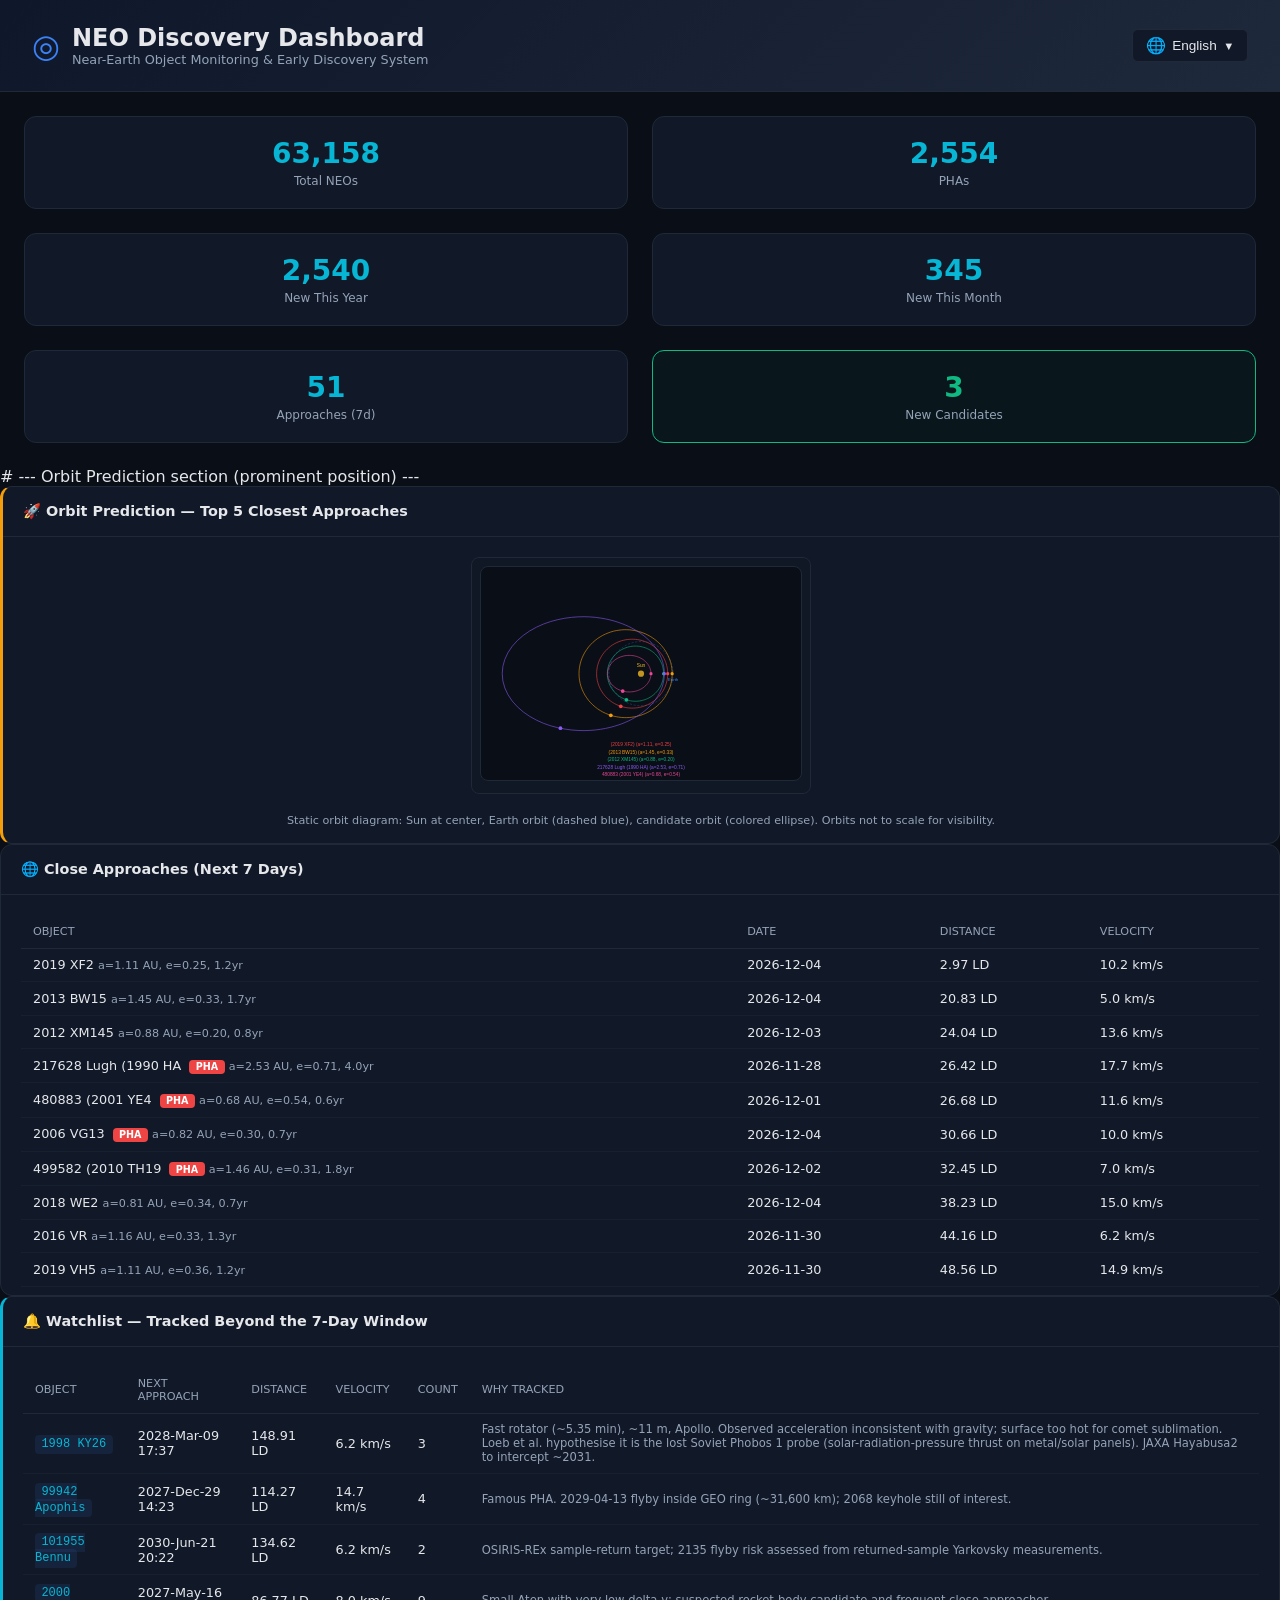
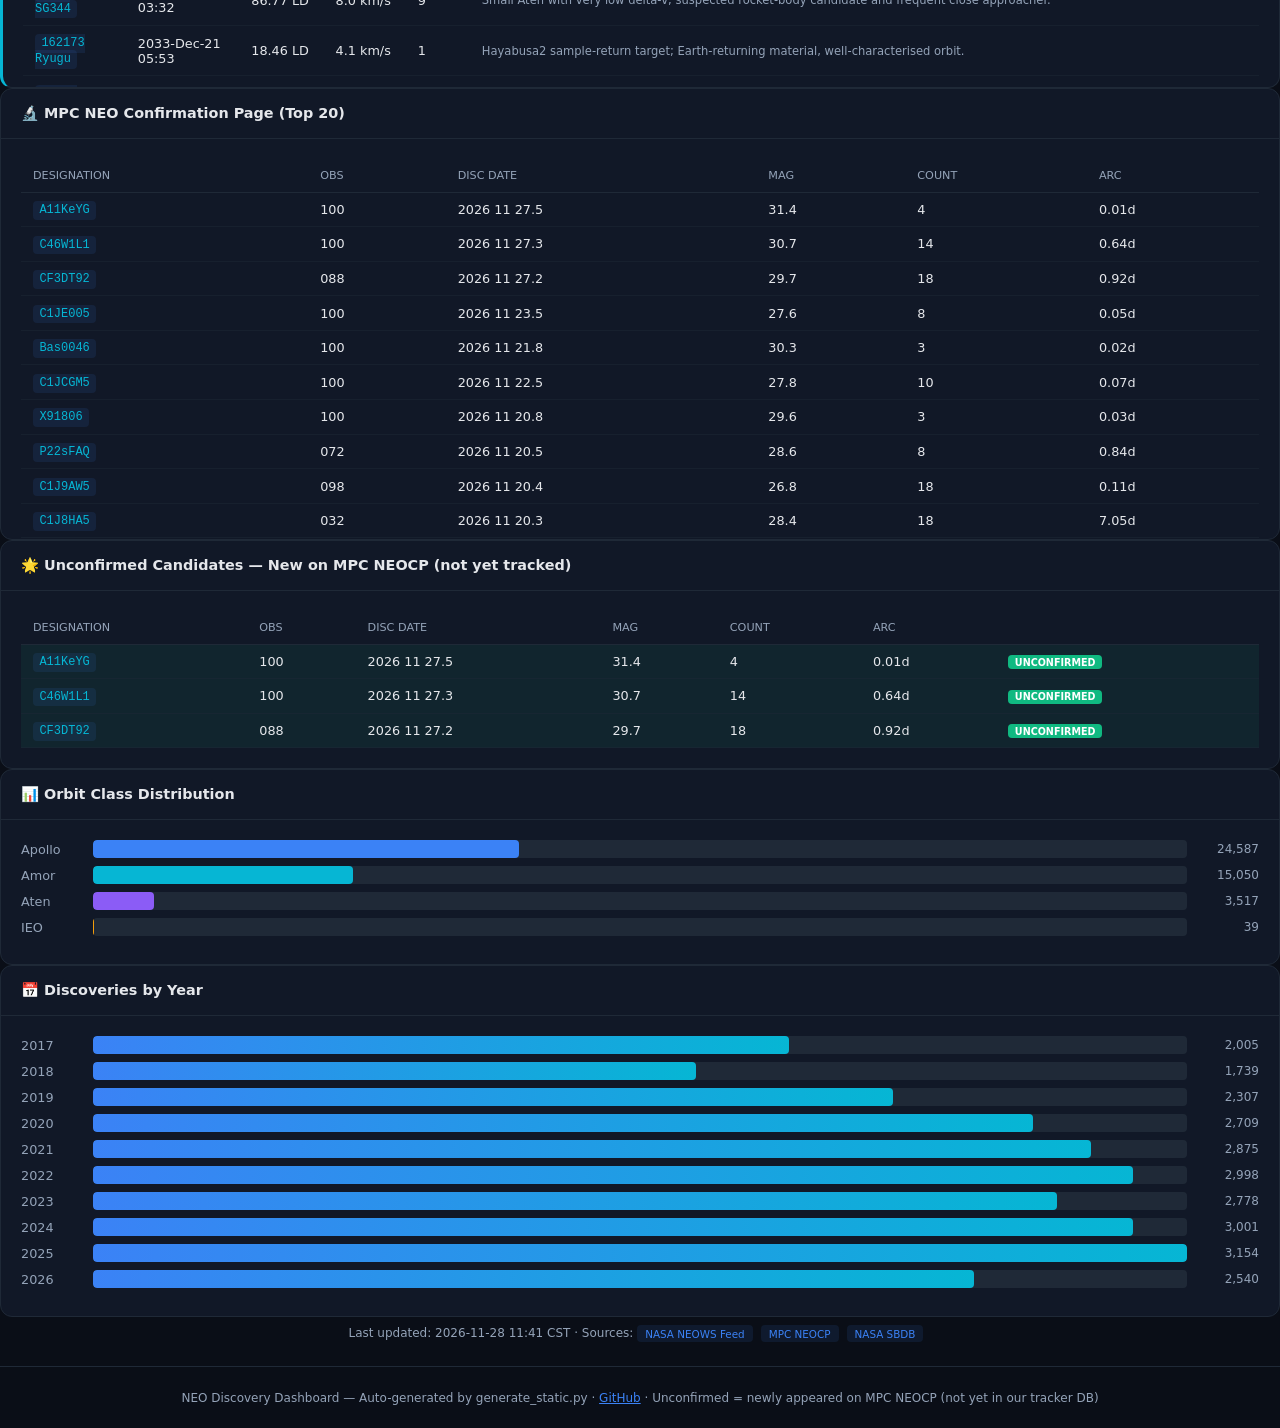
<file: index.html>
<!DOCTYPE html>
<html lang="en" id="html-root">
<head>
    <meta charset="UTF-8">
    <meta name="viewport" content="width=device-width, initial-scale=1.0">
    <title>NEO Discovery Dashboard — Live Near-Earth Object Monitoring</title>
    <style>
        * { margin: 0; padding: 0; box-sizing: border-box; }
        :root {
            --bg: #0a0e17;
            --card: #111827;
            --border: #1f2937;
            --text: #e5e7eb;
            --text-muted: #94a3b8;
            --accent: #3b82f6;
            --accent2: #06b6d4;
            --danger: #ef4444;
            --warning: #f59e0b;
            --success: #10b981;
        }
        body { font-family: -apple-system, BlinkMacSystemFont, 'Segoe UI', system-ui, sans-serif; background: var(--bg); color: var(--text); min-height: 100vh; }
        
        /* Language switcher */
        .lang-switch { position: relative; display: inline-block; }
        .lang-switch-btn { background: var(--card); border: 1px solid var(--border); color: var(--text); padding: 0.4rem 0.8rem; border-radius: 6px; cursor: pointer; font-size: 0.85rem; display: flex; align-items: center; gap: 0.4rem; }
        .lang-switch-btn:hover { border-color: var(--accent); }
        .lang-switch-menu { position: absolute; top: 100%; right: 0; background: var(--card); border: 1px solid var(--border); border-radius: 8px; margin-top: 4px; min-width: 140px; z-index: 1000; box-shadow: 0 4px 12px rgba(0,0,0,0.3); display: none; }
        .lang-switch-menu.show { display: block; }
        .lang-switch-menu-item { padding: 0.5rem 1rem; cursor: pointer; font-size: 0.85rem; display: flex; align-items: center; gap: 0.5rem; }
        .lang-switch-menu-item:hover { background: rgba(59,130,246,0.1); }
        .lang-switch-menu-item.active { color: var(--accent); font-weight: 600; }
        .lang-flag { font-size: 1rem; }
        
        /* Language visibility — default: show English, hide others */
        .lang { display: none; }
        .lang[data-lang="en"] { display: inline; }
        body.lang-zh .lang[data-lang="zh"] { display: inline; }
        body.lang-zh .lang[data-lang="en"] { display: none; }
        body.lang-ru .lang[data-lang="ru"] { display: inline; }
        body.lang-ru .lang[data-lang="en"] { display: none; }
        body.lang-fr .lang[data-lang="fr"] { display: inline; }
        body.lang-fr .lang[data-lang="en"] { display: none; }
        body.lang-ar .lang[data-lang="ar"] { display: inline; }
        body.lang-ar .lang[data-lang="en"] { display: none; }
        body.lang-hi .lang[data-lang="hi"] { display: inline; }
        body.lang-hi .lang[data-lang="en"] { display: none; }
        
        /* RTL support for Arabic */
        body.lang-ar { direction: rtl; text-align: right; }
        body.lang-ar .lang-switch-menu { right: auto; left: 0; }
        body.lang-ar .header-inner { flex-direction: row-reverse; }
        
        .header { background: linear-gradient(135deg, #0f172a 0%, #1e293b 100%); border-bottom: 1px solid var(--border); padding: 1.5rem 2rem; }
        .header-inner { max-width: 1400px; margin: 0 auto; display: flex; align-items: center; justify-content: space-between; flex-wrap: wrap; gap: 1rem; }
        .logo { display: flex; align-items: center; gap: 0.75rem; }
        .logo-icon { font-size: 2rem; color: var(--accent); }
        h1 { font-size: 1.5rem; font-weight: 700; }
        .subtitle { font-size: 0.8rem; color: var(--text-muted); }
        
        .dashboard { max-width: 1400px; margin: 0 auto; padding: 1.5rem; display: grid; grid-template-columns: 1fr 1fr; gap: 1.5rem; }
        .card { background: var(--card); border: 1px solid var(--border); border-radius: 12px; overflow: hidden; }
        .card-header { padding: 1rem 1.25rem; border-bottom: 1px solid var(--border); font-weight: 600; font-size: 0.9rem; }
        .card-body { padding: 1.25rem; }
        
        .stats-grid { display: grid; grid-template-columns: repeat(auto-fit, minmax(140px, 1fr)); gap: 1rem; grid-column: 1 / -1; }
        .stat-card { background: var(--card); border: 1px solid var(--border); border-radius: 12px; padding: 1.25rem; text-align: center; }
        .stat-value { font-size: 1.75rem; font-weight: 700; color: var(--accent2); }
        .stat-label { font-size: 0.75rem; color: var(--text-muted); margin-top: 0.25rem; }
        .stat-highlight { border-color: var(--success); background: rgba(16,185,129,0.05); }
        .stat-highlight .stat-value { color: var(--success); }
        
        table { width: 100%; border-collapse: collapse; font-size: 0.8rem; }
        th { text-align: left; padding: 0.6rem 0.75rem; color: var(--text-muted); font-weight: 500; font-size: 0.7rem; text-transform: uppercase; border-bottom: 1px solid var(--border); }
        td { padding: 0.55rem 0.75rem; border-bottom: 1px solid rgba(31,41,55,0.5); }
        tr:hover td { background: rgba(59,130,246,0.05); }
        
        .pha-badge { display: inline-block; background: var(--danger); color: white; font-size: 0.6rem; padding: 0.1rem 0.4rem; border-radius: 4px; font-weight: 700; margin-left: 0.25rem; vertical-align: middle; }
        .new-badge { display: inline-block; background: var(--success); color: white; font-size: 0.6rem; padding: 0.1rem 0.4rem; border-radius: 4px; font-weight: 700; }
        .new-discovery td { background: rgba(16,185,129,0.08); }
        .no-new td { text-align: center; color: var(--text-muted); padding: 1rem; }
        
        .orbit-row, .year-row { display: flex; align-items: center; gap: 0.75rem; margin-bottom: 0.5rem; }
        .orbit-label, .year-label { width: 60px; font-size: 0.8rem; color: var(--text-muted); flex-shrink: 0; }
        .orbit-bar-bg, .year-bar-bg { flex: 1; height: 18px; background: var(--border); border-radius: 4px; overflow: hidden; }
        .orbit-bar-fill { height: 100%; border-radius: 4px; }
        .year-bar-fill { height: 100%; background: linear-gradient(90deg, var(--accent), var(--accent2)); border-radius: 4px; }
        .orbit-count, .year-count { width: 60px; text-align: right; font-size: 0.75rem; color: var(--text-muted); flex-shrink: 0; }
        
        .orbit-card { flex: 1 1 280px; max-width: 340px; padding: 0.5rem; background: rgba(17,24,39,0.5); border: 1px solid var(--border); border-radius: 8px; min-width: 0; }
        
        .footer { text-align: center; padding: 1.5rem; color: var(--text-muted); font-size: 0.75rem; border-top: 1px solid var(--border); margin-top: 1rem; }
        .update-time { grid-column: 1 / -1; text-align: center; color: var(--text-muted); font-size: 0.75rem; padding: 0.5rem; }
        .stale-warning { background: #ff4444; color: #fff; text-align: center; padding: 0.75rem; font-weight: bold; font-size: 0.9rem; }
        
        code { background: rgba(59,130,246,0.1); padding: 0.15rem 0.4rem; border-radius: 4px; font-size: 0.75rem; color: var(--accent2); }
        
        .label { display: inline-block; background: var(--border); padding: 0.15rem 0.5rem; border-radius: 4px; font-size: 0.7rem; margin-bottom: 0.5rem; color: var(--text-muted); }
        
        .source-tag { display: inline-block; background: rgba(59,130,246,0.1); color: var(--accent); padding: 0.15rem 0.5rem; border-radius: 4px; font-size: 0.65rem; margin-right: 0.5rem; }
        
        @media (max-width: 768px) {
            .dashboard { grid-template-columns: 1fr; }
            .stats-grid { grid-template-columns: repeat(3, 1fr); }
            .header-inner { flex-direction: column; }
        }
    </style>
</head>
<body>
    <header class="header">
        <div class="header-inner">
            <div class="logo">
                <div class="logo-icon">&#9678;</div>
                <div>
                    <h1><span class="lang" data-lang="en">NEO Discovery Dashboard</span><span class="lang" data-lang="zh">小行星发现仪表盘</span><span class="lang" data-lang="ru">Панель NEO Открытий</span><span class="lang" data-lang="fr">Tableau de Bord NEO</span><span class="lang" data-lang="ar">لوحة اكتشاف NEO</span><span class="lang" data-lang="hi">नीओ डिस्कवरी डैशबोर्ड</span></h1>
                    <div class="subtitle"><span class="lang" data-lang="en">Near-Earth Object Monitoring & Early Discovery System</span><span class="lang" data-lang="zh">近地天体监测与早期发现系统</span><span class="lang" data-lang="ru">Мониторинг и Раннее Обнаружение Близких к Земле Объектов</span><span class="lang" data-lang="fr">Surveillance et Détection Précoce des Objets Géocroiseurs</span><span class="lang" data-lang="ar">مراقبة واكتشاف مبكر للأجسام القريبة من الأرض</span><span class="lang" data-lang="hi">निअर-अर्थ ऑब्जेक्ट मॉनिटरिंग और अर्ली डिटेक्शन सिस्टम</span></div>
                </div>
            </div>
            <div class="lang-switch">
                <button class="lang-switch-btn" onclick="toggleLangMenu()">
                    <span class="lang-flag">&#127760;</span>
                    <span id="current-lang">English</span>
                    <span style="font-size:0.7rem">&#9660;</span>
                </button>
                <div class="lang-switch-menu" id="lang-menu">
                    <div class="lang-switch-menu-item active" onclick="setLang('en')"><span class="lang-flag">&#127760;</span> English</div>
                    <div class="lang-switch-menu-item" onclick="setLang('zh')"><span class="lang-flag">&#128214;</span> 中文</div>
                    <div class="lang-switch-menu-item" onclick="setLang('ru')"><span class="lang-flag">&#127760;</span> Русский</div>
                    <div class="lang-switch-menu-item" onclick="setLang('fr')"><span class="lang-flag">&#127760;</span> Français</div>
                    <div class="lang-switch-menu-item" onclick="setLang('ar')"><span class="lang-flag">&#127760;</span> العربية</div>
                    <div class="lang-switch-menu-item" onclick="setLang('hi')"><span class="lang-flag">&#127760;</span> हिन्दी</div>
                </div>
            </div>
        </div>
    </header>
    
    
    
    <div class="dashboard">
            
        <div class="stat-card">
            <div class="stat-value">63,158</div>
            <div class="stat-label"><span class="lang" data-lang="en">Total NEOs</span><span class="lang" data-lang="zh">近地天体总数</span><span class="lang" data-lang="ru">Всего NEO</span><span class="lang" data-lang="fr">Total NEO</span><span class="lang" data-lang="ar">إجمالي NEO</span><span class="lang" data-lang="hi">कुल NEO</span></div>
        </div>
        <div class="stat-card">
            <div class="stat-value">2,554</div>
            <div class="stat-label"><span class="lang" data-lang="en">PHAs</span><span class="lang" data-lang="zh">潜在威胁天体</span><span class="lang" data-lang="ru">ПОТ</span><span class="lang" data-lang="fr">PHA</span><span class="lang" data-lang="ar">أجسام خطرة</span><span class="lang" data-lang="hi">PHA</span></div>
        </div>
        <div class="stat-card">
            <div class="stat-value">2,540</div>
            <div class="stat-label"><span class="lang" data-lang="en">New This Year</span><span class="lang" data-lang="zh">今年新增</span><span class="lang" data-lang="ru">Новых в этом году</span><span class="lang" data-lang="fr">Nouveaux cette année</span><span class="lang" data-lang="ar">جديد هذا العام</span><span class="lang" data-lang="hi">इस वर्ष नए</span></div>
        </div>
        <div class="stat-card">
            <div class="stat-value">345</div>
            <div class="stat-label"><span class="lang" data-lang="en">New This Month</span><span class="lang" data-lang="zh">本月新增</span><span class="lang" data-lang="ru">Новых в этом месяце</span><span class="lang" data-lang="fr">Nouveaux ce mois</span><span class="lang" data-lang="ar">جديد هذا الشهر</span><span class="lang" data-lang="hi">इस महीने नए</span></div>
        </div>
        <div class="stat-card">
            <div class="stat-value">51</div>
            <div class="stat-label"><span class="lang" data-lang="en">Approaches (7d)</span><span class="lang" data-lang="zh">接近事件 (7天)</span><span class="lang" data-lang="ru">Сближения (7 дней)</span><span class="lang" data-lang="fr">Approches (7 jours)</span><span class="lang" data-lang="ar">اقترابات (7 أيام)</span><span class="lang" data-lang="hi">अप्रोच (7 दिन)</span></div>
        </div>
        <div class="stat-card stat-highlight">
            <div class="stat-value">3</div>
            <div class="stat-label"><span class="lang" data-lang="en">New Candidates</span><span class="lang" data-lang="zh">新候选体</span><span class="lang" data-lang="ru">Новые кандидаты</span><span class="lang" data-lang="fr">Nouveaux candidats</span><span class="lang" data-lang="ar">مرشحون جدد</span><span class="lang" data-lang="hi">नए उम्मीदवार</span></div>
        </div>
        </div>
        
        # --- Orbit Prediction section (prominent position) ---
        
        <div class="card" style="grid-column: 1 / -1; border-left: 3px solid #f59e0b;">
            <div class="card-header">&#128640; <span class="lang" data-lang="en">Orbit Prediction — Top 5 Closest Approaches</span><span class="lang" data-lang="zh">轨道预测 — 最接近的 5 个事件</span><span class="lang" data-lang="ru">Прогноз орбит — 5 ближайших сближений</span><span class="lang" data-lang="fr">Prédiction orbitale — 5 approches les plus proches</span><span class="lang" data-lang="ar">التنبؤ المداري — أقرب 5 اقترابات</span><span class="lang" data-lang="hi">कक्षीय भविष्यवाणी — टॉप 5 निकटतम अप्रोच</span></div>
            <div class="card-body" style="display:flex;flex-wrap:wrap;gap:1rem;justify-content:center">
            <div class="orbit-card"><svg viewBox="0 0 600 400" xmlns="http://www.w3.org/2000/svg" style="background:#0a0e17;border-radius:8px;border:1px solid #1f2937;width:100%;height:auto;max-width:600px">
<circle cx="300" cy="200" r="5" fill="#fbbf24"><animate attributeName="r" values="5;6;5" dur="3s" repeatCount="indefinite"/><animate attributeName="opacity" values="1;0.7;1" dur="3s" repeatCount="indefinite"/></circle>
<circle cx="300" cy="200" r="8" fill="none" stroke="#fbbf24" stroke-width="0.5" opacity="0.3"><animate attributeName="r" values="8;10;8" dur="3s" repeatCount="indefinite"/><animate attributeName="opacity" values="0.3;0;0.3" dur="3s" repeatCount="indefinite"/></circle>
<text x="300" y="188" text-anchor="middle" fill="#fbbf24" font-size="9" font-family="sans-serif">Sun</text>
<circle cx="300" cy="200" r="60.2" fill="none" stroke="#3b82f6" stroke-width="0.8" stroke-dasharray="4,3" opacity="0.6"><animateTransform attributeName="transform" type="rotate" from="0 300 200" to="360 300 200" dur="20s" repeatCount="indefinite"/></circle>
<circle cx="360.2" cy="200" r="3" fill="#3b82f6"><animateMotion dur="20s" repeatCount="indefinite" rotate="0"><mpath href="#earth-orbit"/></animateMotion></circle>
<path id="earth-orbit" d="M 360.2 200 A 60.2 60.2 0 1 1 360.2 200 A 60.2 60.2 0 1 1 360.2 200" fill="none" stroke="none"/>
<text x="360.2" y="214" text-anchor="middle" fill="#3b82f6" font-size="8" font-family="sans-serif">Earth</text>
<polyline points="350.1,200.0 350.1,202.6 349.9,205.2 349.6,207.9 349.2,210.5 348.7,213.1 348.1,215.6 347.4,218.2 346.6,220.7 345.6,223.3 344.6,225.7 343.4,228.2 342.2,230.6 340.8,233.0 339.3,235.3 337.6,237.6 335.9,239.9 334.1,242.1 332.1,244.2 330.0,246.2 327.8,248.2 325.5,250.1 323.1,251.9 320.6,253.6 318.0,255.3 315.2,256.8 312.4,258.2 309.4,259.5 306.4,260.6 303.2,261.7 300.0,262.6 296.7,263.3 293.3,263.9 289.8,264.3 286.3,264.5 282.7,264.6 279.1,264.4 275.4,264.1 271.7,263.6 268.0,262.8 264.3,261.9 260.6,260.7 256.9,259.3 253.3,257.6 249.8,255.8 246.3,253.7 243.0,251.3 239.8,248.8 236.7,246.0 233.7,243.0 231.0,239.8 228.4,236.5 226.1,232.9 224.0,229.2 222.1,225.3 220.5,221.3 219.2,217.2 218.1,213.0 217.4,208.7 216.9,204.4 216.8,200.0 216.9,195.6 217.4,191.3 218.1,187.0 219.2,182.8 220.5,178.7 222.1,174.7 224.0,170.8 226.1,167.1 228.4,163.5 231.0,160.2 233.7,157.0 236.7,154.0 239.8,151.2 243.0,148.7 246.3,146.3 249.8,144.2 253.3,142.4 256.9,140.7 260.6,139.3 264.3,138.1 268.0,137.2 271.7,136.4 275.4,135.9 279.1,135.6 282.7,135.4 286.3,135.5 289.8,135.7 293.3,136.1 296.7,136.7 300.0,137.4 303.2,138.3 306.4,139.4 309.4,140.5 312.4,141.8 315.2,143.2 318.0,144.7 320.6,146.4 323.1,148.1 325.5,149.9 327.8,151.8 330.0,153.8 332.1,155.8 334.1,157.9 335.9,160.1 337.6,162.4 339.3,164.7 340.8,167.0 342.2,169.4 343.4,171.8 344.6,174.3 345.6,176.7 346.6,179.3 347.4,181.8 348.1,184.4 348.7,186.9 349.2,189.5 349.6,192.1 349.9,194.8 350.1,197.4 350.1,200.0" fill="none" stroke="#ef4444" stroke-width="1.2" opacity="0.9"/>
<circle cx="0" cy="0" r="3.5" fill="#ef4444"><animateMotion dur="6s" repeatCount="indefinite" rotate="0"><mpath href="#orbit-path-3906633"/></animateMotion></circle>
<path id="orbit-path-3906633" d="M 350.1,200.0 L 350.1,202.6 L 349.9,205.2 L 349.6,207.9 L 349.2,210.5 L 348.7,213.1 L 348.1,215.6 L 347.4,218.2 L 346.6,220.7 L 345.6,223.3 L 344.6,225.7 L 343.4,228.2 L 342.2,230.6 L 340.8,233.0 L 339.3,235.3 L 337.6,237.6 L 335.9,239.9 L 334.1,242.1 L 332.1,244.2 L 330.0,246.2 L 327.8,248.2 L 325.5,250.1 L 323.1,251.9 L 320.6,253.6 L 318.0,255.3 L 315.2,256.8 L 312.4,258.2 L 309.4,259.5 L 306.4,260.6 L 303.2,261.7 L 300.0,262.6 L 296.7,263.3 L 293.3,263.9 L 289.8,264.3 L 286.3,264.5 L 282.7,264.6 L 279.1,264.4 L 275.4,264.1 L 271.7,263.6 L 268.0,262.8 L 264.3,261.9 L 260.6,260.7 L 256.9,259.3 L 253.3,257.6 L 249.8,255.8 L 246.3,253.7 L 243.0,251.3 L 239.8,248.8 L 236.7,246.0 L 233.7,243.0 L 231.0,239.8 L 228.4,236.5 L 226.1,232.9 L 224.0,229.2 L 222.1,225.3 L 220.5,221.3 L 219.2,217.2 L 218.1,213.0 L 217.4,208.7 L 216.9,204.4 L 216.8,200.0 L 216.9,195.6 L 217.4,191.3 L 218.1,187.0 L 219.2,182.8 L 220.5,178.7 L 222.1,174.7 L 224.0,170.8 L 226.1,167.1 L 228.4,163.5 L 231.0,160.2 L 233.7,157.0 L 236.7,154.0 L 239.8,151.2 L 243.0,148.7 L 246.3,146.3 L 249.8,144.2 L 253.3,142.4 L 256.9,140.7 L 260.6,139.3 L 264.3,138.1 L 268.0,137.2 L 271.7,136.4 L 275.4,135.9 L 279.1,135.6 L 282.7,135.4 L 286.3,135.5 L 289.8,135.7 L 293.3,136.1 L 296.7,136.7 L 300.0,137.4 L 303.2,138.3 L 306.4,139.4 L 309.4,140.5 L 312.4,141.8 L 315.2,143.2 L 318.0,144.7 L 320.6,146.4 L 323.1,148.1 L 325.5,149.9 L 327.8,151.8 L 330.0,153.8 L 332.1,155.8 L 334.1,157.9 L 335.9,160.1 L 337.6,162.4 L 339.3,164.7 L 340.8,167.0 L 342.2,169.4 L 343.4,171.8 L 344.6,174.3 L 345.6,176.7 L 346.6,179.3 L 347.4,181.8 L 348.1,184.4 L 348.7,186.9 L 349.2,189.5 L 349.6,192.1 L 349.9,194.8 L 350.1,197.4 L 350.1,200.0" fill="none" stroke="none"/>
<circle cx="350.1" cy="200.0" r="3" fill="#ef4444"/>
<text x="300" y="336" text-anchor="middle" fill="#ef4444" font-size="9" font-family="sans-serif">(2019 XF2) (a=1.11, e=0.25)</text>
<polyline points="358.4,200.0 358.4,203.1 358.2,206.1 357.9,209.2 357.5,212.2 356.9,215.3 356.3,218.3 355.5,221.3 354.6,224.3 353.5,227.3 352.3,230.2 351.1,233.2 349.6,236.1 348.1,238.9 346.4,241.8 344.6,244.6 342.6,247.3 340.5,250.0 338.3,252.7 335.9,255.3 333.4,257.8 330.7,260.2 327.9,262.6 324.9,264.9 321.8,267.1 318.5,269.2 315.1,271.2 311.6,273.0 307.9,274.8 304.0,276.3 300.0,277.8 295.9,279.0 291.6,280.1 287.2,281.0 282.6,281.7 278.0,282.2 273.2,282.4 268.4,282.4 263.4,282.1 258.5,281.5 253.4,280.7 248.3,279.6 243.2,278.1 238.2,276.3 233.2,274.2 228.2,271.8 223.4,269.0 218.6,265.9 214.1,262.4 209.7,258.6 205.6,254.5 201.7,250.1 198.2,245.3 194.9,240.3 192.1,235.1 189.6,229.6 187.5,223.9 185.9,218.1 184.7,212.1 184.0,206.1 183.8,200.0 184.0,193.9 184.7,187.9 185.9,181.9 187.5,176.1 189.6,170.4 192.1,164.9 194.9,159.7 198.2,154.7 201.7,149.9 205.6,145.5 209.7,141.4 214.1,137.6 218.6,134.1 223.4,131.0 228.2,128.2 233.2,125.8 238.2,123.7 243.2,121.9 248.3,120.4 253.4,119.3 258.5,118.5 263.4,117.9 268.4,117.6 273.2,117.6 278.0,117.8 282.6,118.3 287.2,119.0 291.6,119.9 295.9,121.0 300.0,122.2 304.0,123.7 307.9,125.2 311.6,127.0 315.1,128.8 318.5,130.8 321.8,132.9 324.9,135.1 327.9,137.4 330.7,139.8 333.4,142.2 335.9,144.7 338.3,147.3 340.5,150.0 342.6,152.7 344.6,155.4 346.4,158.2 348.1,161.1 349.6,163.9 351.1,166.8 352.3,169.8 353.5,172.7 354.6,175.7 355.5,178.7 356.3,181.7 356.9,184.7 357.5,187.8 357.9,190.8 358.2,193.9 358.4,196.9 358.4,200.0" fill="none" stroke="#f59e0b" stroke-width="1.2" opacity="0.9"/>
<circle cx="0" cy="0" r="3.5" fill="#f59e0b"><animateMotion dur="6s" repeatCount="indefinite" rotate="0"><mpath href="#orbit-path-3624598"/></animateMotion></circle>
<path id="orbit-path-3624598" d="M 358.4,200.0 L 358.4,203.1 L 358.2,206.1 L 357.9,209.2 L 357.5,212.2 L 356.9,215.3 L 356.3,218.3 L 355.5,221.3 L 354.6,224.3 L 353.5,227.3 L 352.3,230.2 L 351.1,233.2 L 349.6,236.1 L 348.1,238.9 L 346.4,241.8 L 344.6,244.6 L 342.6,247.3 L 340.5,250.0 L 338.3,252.7 L 335.9,255.3 L 333.4,257.8 L 330.7,260.2 L 327.9,262.6 L 324.9,264.9 L 321.8,267.1 L 318.5,269.2 L 315.1,271.2 L 311.6,273.0 L 307.9,274.8 L 304.0,276.3 L 300.0,277.8 L 295.9,279.0 L 291.6,280.1 L 287.2,281.0 L 282.6,281.7 L 278.0,282.2 L 273.2,282.4 L 268.4,282.4 L 263.4,282.1 L 258.5,281.5 L 253.4,280.7 L 248.3,279.6 L 243.2,278.1 L 238.2,276.3 L 233.2,274.2 L 228.2,271.8 L 223.4,269.0 L 218.6,265.9 L 214.1,262.4 L 209.7,258.6 L 205.6,254.5 L 201.7,250.1 L 198.2,245.3 L 194.9,240.3 L 192.1,235.1 L 189.6,229.6 L 187.5,223.9 L 185.9,218.1 L 184.7,212.1 L 184.0,206.1 L 183.8,200.0 L 184.0,193.9 L 184.7,187.9 L 185.9,181.9 L 187.5,176.1 L 189.6,170.4 L 192.1,164.9 L 194.9,159.7 L 198.2,154.7 L 201.7,149.9 L 205.6,145.5 L 209.7,141.4 L 214.1,137.6 L 218.6,134.1 L 223.4,131.0 L 228.2,128.2 L 233.2,125.8 L 238.2,123.7 L 243.2,121.9 L 248.3,120.4 L 253.4,119.3 L 258.5,118.5 L 263.4,117.9 L 268.4,117.6 L 273.2,117.6 L 278.0,117.8 L 282.6,118.3 L 287.2,119.0 L 291.6,119.9 L 295.9,121.0 L 300.0,122.2 L 304.0,123.7 L 307.9,125.2 L 311.6,127.0 L 315.1,128.8 L 318.5,130.8 L 321.8,132.9 L 324.9,135.1 L 327.9,137.4 L 330.7,139.8 L 333.4,142.2 L 335.9,144.7 L 338.3,147.3 L 340.5,150.0 L 342.6,152.7 L 344.6,155.4 L 346.4,158.2 L 348.1,161.1 L 349.6,163.9 L 351.1,166.8 L 352.3,169.8 L 353.5,172.7 L 354.6,175.7 L 355.5,178.7 L 356.3,181.7 L 356.9,184.7 L 357.5,187.8 L 357.9,190.8 L 358.2,193.9 L 358.4,196.9 L 358.4,200.0" fill="none" stroke="none"/>
<circle cx="358.4" cy="200.0" r="3" fill="#f59e0b"/>
<text x="300" y="350" text-anchor="middle" fill="#f59e0b" font-size="9" font-family="sans-serif">(2013 BW15) (a=1.45, e=0.33)</text>
<polyline points="342.4,200.0 342.3,202.2 342.2,204.4 342.0,206.6 341.6,208.8 341.2,211.0 340.6,213.2 340.0,215.4 339.3,217.5 338.5,219.6 337.5,221.7 336.5,223.7 335.4,225.7 334.2,227.7 332.9,229.6 331.5,231.5 330.0,233.3 328.4,235.1 326.7,236.8 325.0,238.4 323.1,240.0 321.1,241.5 319.1,242.9 317.0,244.2 314.8,245.5 312.5,246.6 310.1,247.7 307.7,248.6 305.2,249.4 302.6,250.1 300.0,250.7 297.3,251.2 294.6,251.5 291.8,251.7 289.0,251.7 286.2,251.6 283.3,251.4 280.4,250.9 277.6,250.4 274.7,249.6 271.9,248.7 269.1,247.6 266.3,246.4 263.6,245.0 260.9,243.4 258.3,241.7 255.9,239.7 253.5,237.7 251.2,235.4 249.1,233.1 247.1,230.6 245.2,227.9 243.5,225.1 242.0,222.3 240.7,219.3 239.5,216.2 238.6,213.1 237.8,209.8 237.3,206.6 237.0,203.3 236.9,200.0 237.0,196.7 237.3,193.4 237.8,190.2 238.6,186.9 239.5,183.8 240.7,180.7 242.0,177.7 243.5,174.9 245.2,172.1 247.1,169.4 249.1,166.9 251.2,164.6 253.5,162.3 255.9,160.3 258.3,158.3 260.9,156.6 263.6,155.0 266.3,153.6 269.1,152.4 271.9,151.3 274.7,150.4 277.6,149.6 280.4,149.1 283.3,148.6 286.2,148.4 289.0,148.3 291.8,148.3 294.6,148.5 297.3,148.8 300.0,149.3 302.6,149.9 305.2,150.6 307.7,151.4 310.1,152.3 312.5,153.4 314.8,154.5 317.0,155.8 319.1,157.1 321.1,158.5 323.1,160.0 325.0,161.6 326.7,163.2 328.4,164.9 330.0,166.7 331.5,168.5 332.9,170.4 334.2,172.3 335.4,174.3 336.5,176.3 337.5,178.3 338.5,180.4 339.3,182.5 340.0,184.6 340.6,186.8 341.2,189.0 341.6,191.2 342.0,193.4 342.2,195.6 342.3,197.8 342.4,200.0" fill="none" stroke="#10b981" stroke-width="1.2" opacity="0.9"/>
<circle cx="0" cy="0" r="3.5" fill="#10b981"><animateMotion dur="6s" repeatCount="indefinite" rotate="0"><mpath href="#orbit-path-3621568"/></animateMotion></circle>
<path id="orbit-path-3621568" d="M 342.4,200.0 L 342.3,202.2 L 342.2,204.4 L 342.0,206.6 L 341.6,208.8 L 341.2,211.0 L 340.6,213.2 L 340.0,215.4 L 339.3,217.5 L 338.5,219.6 L 337.5,221.7 L 336.5,223.7 L 335.4,225.7 L 334.2,227.7 L 332.9,229.6 L 331.5,231.5 L 330.0,233.3 L 328.4,235.1 L 326.7,236.8 L 325.0,238.4 L 323.1,240.0 L 321.1,241.5 L 319.1,242.9 L 317.0,244.2 L 314.8,245.5 L 312.5,246.6 L 310.1,247.7 L 307.7,248.6 L 305.2,249.4 L 302.6,250.1 L 300.0,250.7 L 297.3,251.2 L 294.6,251.5 L 291.8,251.7 L 289.0,251.7 L 286.2,251.6 L 283.3,251.4 L 280.4,250.9 L 277.6,250.4 L 274.7,249.6 L 271.9,248.7 L 269.1,247.6 L 266.3,246.4 L 263.6,245.0 L 260.9,243.4 L 258.3,241.7 L 255.9,239.7 L 253.5,237.7 L 251.2,235.4 L 249.1,233.1 L 247.1,230.6 L 245.2,227.9 L 243.5,225.1 L 242.0,222.3 L 240.7,219.3 L 239.5,216.2 L 238.6,213.1 L 237.8,209.8 L 237.3,206.6 L 237.0,203.3 L 236.9,200.0 L 237.0,196.7 L 237.3,193.4 L 237.8,190.2 L 238.6,186.9 L 239.5,183.8 L 240.7,180.7 L 242.0,177.7 L 243.5,174.9 L 245.2,172.1 L 247.1,169.4 L 249.1,166.9 L 251.2,164.6 L 253.5,162.3 L 255.9,160.3 L 258.3,158.3 L 260.9,156.6 L 263.6,155.0 L 266.3,153.6 L 269.1,152.4 L 271.9,151.3 L 274.7,150.4 L 277.6,149.6 L 280.4,149.1 L 283.3,148.6 L 286.2,148.4 L 289.0,148.3 L 291.8,148.3 L 294.6,148.5 L 297.3,148.8 L 300.0,149.3 L 302.6,149.9 L 305.2,150.6 L 307.7,151.4 L 310.1,152.3 L 312.5,153.4 L 314.8,154.5 L 317.0,155.8 L 319.1,157.1 L 321.1,158.5 L 323.1,160.0 L 325.0,161.6 L 326.7,163.2 L 328.4,164.9 L 330.0,166.7 L 331.5,168.5 L 332.9,170.4 L 334.2,172.3 L 335.4,174.3 L 336.5,176.3 L 337.5,178.3 L 338.5,180.4 L 339.3,182.5 L 340.0,184.6 L 340.6,186.8 L 341.2,189.0 L 341.6,191.2 L 342.0,193.4 L 342.2,195.6 L 342.3,197.8 L 342.4,200.0" fill="none" stroke="none"/>
<circle cx="342.4" cy="200.0" r="3" fill="#10b981"/>
<text x="300" y="364" text-anchor="middle" fill="#10b981" font-size="9" font-family="sans-serif">(2012 XM145) (a=0.88, e=0.20)</text>
<polyline points="343.8,200.0 343.8,202.3 343.7,204.6 343.5,206.9 343.2,209.2 342.9,211.5 342.5,213.8 342.1,216.1 341.5,218.5 340.9,220.8 340.2,223.2 339.4,225.6 338.5,228.0 337.5,230.4 336.4,232.8 335.3,235.3 334.0,237.7 332.6,240.2 331.1,242.8 329.4,245.3 327.7,247.9 325.7,250.5 323.7,253.1 321.4,255.8 319.0,258.5 316.4,261.2 313.6,263.9 310.6,266.6 307.3,269.4 303.8,272.2 300.0,275.0 295.9,277.8 291.5,280.6 286.8,283.3 281.7,286.1 276.2,288.8 270.3,291.4 263.9,294.0 257.1,296.4 249.7,298.7 241.8,300.8 233.3,302.7 224.2,304.3 214.5,305.6 204.2,306.4 193.2,306.8 181.7,306.5 169.6,305.6 157.0,303.9 144.0,301.3 130.7,297.8 117.3,293.1 104.1,287.2 91.3,280.1 79.2,271.7 68.2,262.1 58.5,251.3 50.6,239.5 44.7,226.8 41.0,213.6 39.8,200.0 41.0,186.4 44.7,173.2 50.6,160.5 58.5,148.7 68.2,137.9 79.2,128.3 91.3,119.9 104.1,112.8 117.3,106.9 130.7,102.2 144.0,98.7 157.0,96.1 169.6,94.4 181.7,93.5 193.2,93.2 204.2,93.6 214.5,94.4 224.2,95.7 233.3,97.3 241.8,99.2 249.7,101.3 257.1,103.6 263.9,106.0 270.3,108.6 276.2,111.2 281.7,113.9 286.8,116.7 291.5,119.4 295.9,122.2 300.0,125.0 303.8,127.8 307.3,130.6 310.6,133.4 313.6,136.1 316.4,138.8 319.0,141.5 321.4,144.2 323.7,146.9 325.7,149.5 327.7,152.1 329.4,154.7 331.1,157.2 332.6,159.8 334.0,162.3 335.3,164.7 336.4,167.2 337.5,169.6 338.5,172.0 339.4,174.4 340.2,176.8 340.9,179.2 341.5,181.5 342.1,183.9 342.5,186.2 342.9,188.5 343.2,190.8 343.5,193.1 343.7,195.4 343.8,197.7 343.8,200.0" fill="none" stroke="#8b5cf6" stroke-width="1.2" opacity="0.9"/>
<circle cx="0" cy="0" r="3.5" fill="#8b5cf6"><animateMotion dur="6s" repeatCount="indefinite" rotate="0"><mpath href="#orbit-path-2217628"/></animateMotion></circle>
<path id="orbit-path-2217628" d="M 343.8,200.0 L 343.8,202.3 L 343.7,204.6 L 343.5,206.9 L 343.2,209.2 L 342.9,211.5 L 342.5,213.8 L 342.1,216.1 L 341.5,218.5 L 340.9,220.8 L 340.2,223.2 L 339.4,225.6 L 338.5,228.0 L 337.5,230.4 L 336.4,232.8 L 335.3,235.3 L 334.0,237.7 L 332.6,240.2 L 331.1,242.8 L 329.4,245.3 L 327.7,247.9 L 325.7,250.5 L 323.7,253.1 L 321.4,255.8 L 319.0,258.5 L 316.4,261.2 L 313.6,263.9 L 310.6,266.6 L 307.3,269.4 L 303.8,272.2 L 300.0,275.0 L 295.9,277.8 L 291.5,280.6 L 286.8,283.3 L 281.7,286.1 L 276.2,288.8 L 270.3,291.4 L 263.9,294.0 L 257.1,296.4 L 249.7,298.7 L 241.8,300.8 L 233.3,302.7 L 224.2,304.3 L 214.5,305.6 L 204.2,306.4 L 193.2,306.8 L 181.7,306.5 L 169.6,305.6 L 157.0,303.9 L 144.0,301.3 L 130.7,297.8 L 117.3,293.1 L 104.1,287.2 L 91.3,280.1 L 79.2,271.7 L 68.2,262.1 L 58.5,251.3 L 50.6,239.5 L 44.7,226.8 L 41.0,213.6 L 39.8,200.0 L 41.0,186.4 L 44.7,173.2 L 50.6,160.5 L 58.5,148.7 L 68.2,137.9 L 79.2,128.3 L 91.3,119.9 L 104.1,112.8 L 117.3,106.9 L 130.7,102.2 L 144.0,98.7 L 157.0,96.1 L 169.6,94.4 L 181.7,93.5 L 193.2,93.2 L 204.2,93.6 L 214.5,94.4 L 224.2,95.7 L 233.3,97.3 L 241.8,99.2 L 249.7,101.3 L 257.1,103.6 L 263.9,106.0 L 270.3,108.6 L 276.2,111.2 L 281.7,113.9 L 286.8,116.7 L 291.5,119.4 L 295.9,122.2 L 300.0,125.0 L 303.8,127.8 L 307.3,130.6 L 310.6,133.4 L 313.6,136.1 L 316.4,138.8 L 319.0,141.5 L 321.4,144.2 L 323.7,146.9 L 325.7,149.5 L 327.7,152.1 L 329.4,154.7 L 331.1,157.2 L 332.6,159.8 L 334.0,162.3 L 335.3,164.7 L 336.4,167.2 L 337.5,169.6 L 338.5,172.0 L 339.4,174.4 L 340.2,176.8 L 340.9,179.2 L 341.5,181.5 L 342.1,183.9 L 342.5,186.2 L 342.9,188.5 L 343.2,190.8 L 343.5,193.1 L 343.7,195.4 L 343.8,197.7 L 343.8,200.0" fill="none" stroke="none"/>
<circle cx="343.8" cy="200.0" r="3" fill="#8b5cf6"/>
<text x="300" y="378" text-anchor="middle" fill="#8b5cf6" font-size="9" font-family="sans-serif">217628 Lugh (1990 HA) (a=2.53, e=0.71)</text>
<polyline points="318.7,200.0 318.7,201.0 318.6,202.0 318.6,202.9 318.4,203.9 318.3,204.9 318.1,205.9 317.9,206.9 317.6,207.9 317.3,208.8 317.0,209.8 316.6,210.8 316.2,211.8 315.8,212.8 315.3,213.8 314.7,214.7 314.2,215.7 313.5,216.7 312.9,217.7 312.1,218.7 311.3,219.7 310.5,220.6 309.6,221.6 308.7,222.5 307.6,223.5 306.5,224.4 305.4,225.4 304.2,226.3 302.9,227.1 301.5,228.0 300.0,228.8 298.4,229.6 296.8,230.4 295.1,231.1 293.2,231.8 291.3,232.4 289.3,232.9 287.2,233.4 285.0,233.8 282.7,234.0 280.2,234.2 277.7,234.3 275.2,234.2 272.5,234.0 269.8,233.6 267.0,233.0 264.2,232.2 261.4,231.3 258.6,230.1 255.8,228.7 253.1,227.1 250.5,225.2 248.0,223.2 245.7,220.9 243.6,218.3 241.7,215.6 240.2,212.7 238.9,209.7 238.0,206.5 237.5,203.3 237.3,200.0 237.5,196.7 238.0,193.5 238.9,190.3 240.2,187.3 241.7,184.4 243.6,181.7 245.7,179.1 248.0,176.8 250.5,174.8 253.1,172.9 255.8,171.3 258.6,169.9 261.4,168.7 264.2,167.8 267.0,167.0 269.8,166.4 272.5,166.0 275.2,165.8 277.7,165.7 280.2,165.8 282.7,166.0 285.0,166.2 287.2,166.6 289.3,167.1 291.3,167.6 293.2,168.2 295.1,168.9 296.8,169.6 298.4,170.4 300.0,171.2 301.5,172.0 302.9,172.9 304.2,173.7 305.4,174.6 306.5,175.6 307.6,176.5 308.7,177.5 309.6,178.4 310.5,179.4 311.3,180.3 312.1,181.3 312.9,182.3 313.5,183.3 314.2,184.3 314.7,185.3 315.3,186.2 315.8,187.2 316.2,188.2 316.6,189.2 317.0,190.2 317.3,191.2 317.6,192.1 317.9,193.1 318.1,194.1 318.3,195.1 318.4,196.1 318.6,197.1 318.6,198.0 318.7,199.0 318.7,200.0" fill="none" stroke="#ec4899" stroke-width="1.2" opacity="0.9"/>
<circle cx="0" cy="0" r="3.5" fill="#ec4899"><animateMotion dur="6s" repeatCount="indefinite" rotate="0"><mpath href="#orbit-path-2480883"/></animateMotion></circle>
<path id="orbit-path-2480883" d="M 318.7,200.0 L 318.7,201.0 L 318.6,202.0 L 318.6,202.9 L 318.4,203.9 L 318.3,204.9 L 318.1,205.9 L 317.9,206.9 L 317.6,207.9 L 317.3,208.8 L 317.0,209.8 L 316.6,210.8 L 316.2,211.8 L 315.8,212.8 L 315.3,213.8 L 314.7,214.7 L 314.2,215.7 L 313.5,216.7 L 312.9,217.7 L 312.1,218.7 L 311.3,219.7 L 310.5,220.6 L 309.6,221.6 L 308.7,222.5 L 307.6,223.5 L 306.5,224.4 L 305.4,225.4 L 304.2,226.3 L 302.9,227.1 L 301.5,228.0 L 300.0,228.8 L 298.4,229.6 L 296.8,230.4 L 295.1,231.1 L 293.2,231.8 L 291.3,232.4 L 289.3,232.9 L 287.2,233.4 L 285.0,233.8 L 282.7,234.0 L 280.2,234.2 L 277.7,234.3 L 275.2,234.2 L 272.5,234.0 L 269.8,233.6 L 267.0,233.0 L 264.2,232.2 L 261.4,231.3 L 258.6,230.1 L 255.8,228.7 L 253.1,227.1 L 250.5,225.2 L 248.0,223.2 L 245.7,220.9 L 243.6,218.3 L 241.7,215.6 L 240.2,212.7 L 238.9,209.7 L 238.0,206.5 L 237.5,203.3 L 237.3,200.0 L 237.5,196.7 L 238.0,193.5 L 238.9,190.3 L 240.2,187.3 L 241.7,184.4 L 243.6,181.7 L 245.7,179.1 L 248.0,176.8 L 250.5,174.8 L 253.1,172.9 L 255.8,171.3 L 258.6,169.9 L 261.4,168.7 L 264.2,167.8 L 267.0,167.0 L 269.8,166.4 L 272.5,166.0 L 275.2,165.8 L 277.7,165.7 L 280.2,165.8 L 282.7,166.0 L 285.0,166.2 L 287.2,166.6 L 289.3,167.1 L 291.3,167.6 L 293.2,168.2 L 295.1,168.9 L 296.8,169.6 L 298.4,170.4 L 300.0,171.2 L 301.5,172.0 L 302.9,172.9 L 304.2,173.7 L 305.4,174.6 L 306.5,175.6 L 307.6,176.5 L 308.7,177.5 L 309.6,178.4 L 310.5,179.4 L 311.3,180.3 L 312.1,181.3 L 312.9,182.3 L 313.5,183.3 L 314.2,184.3 L 314.7,185.3 L 315.3,186.2 L 315.8,187.2 L 316.2,188.2 L 316.6,189.2 L 317.0,190.2 L 317.3,191.2 L 317.6,192.1 L 317.9,193.1 L 318.1,194.1 L 318.3,195.1 L 318.4,196.1 L 318.6,197.1 L 318.6,198.0 L 318.7,199.0 L 318.7,200.0" fill="none" stroke="none"/>
<circle cx="318.7" cy="200.0" r="3" fill="#ec4899"/>
<text x="300" y="392" text-anchor="middle" fill="#ec4899" font-size="9" font-family="sans-serif">480883 (2001 YE4) (a=0.68, e=0.54)</text>
</svg></div>
            </div>
            <div style="padding:0 1.25rem 1rem;font-size:0.7rem;color:var(--text-muted);text-align:center">
                <span class="lang" data-lang="en">Static orbit diagram: Sun at center, Earth orbit (dashed blue), candidate orbit (colored ellipse). Orbits not to scale for visibility.</span><span class="lang" data-lang="zh">静态轨道图：太阳为中心，地球轨道（蓝色虚线），候选体轨道（彩色椭圆）。轨道未按比例显示。</span><span class="lang" data-lang="ru">Статическая орбита: Солнце в центре, орбита Земли (пунктирная синяя), орбита кандидата (цветный эллипс). Орбиты не в масштабе.</span><span class="lang" data-lang="fr">Diagramme statique: Soleil au centre, orbite terrestre (bleu pointillé), orbite candidate (ellipse colorée). Orbites non à l'échelle.</span><span class="lang" data-lang="ar">رسم مداري ثابت: الشمس في المركز، مدار الأرض (أزرق متقطع)، مدار المرشح (ملون). المدارات ليست بمقياس حقيقي.</span><span class="lang" data-lang="hi">स्थिर कक्षा चित्र: सूर्य केंद्र में, पृथ्वी कक्षा (ब्लू डैश्ड), उम्मीदवार कक्षा (रंगीन दीर्घवृत्त). कक्षाएँ पैमाने पर नहीं हैं।</span>
            </div>
        </div>

        
        <div class="card">
            <div class="card-header">&#127760; <span class="lang" data-lang="en">Close Approaches (Next 7 Days)</span><span class="lang" data-lang="zh">接近事件 (未来7天)</span><span class="lang" data-lang="ru">Сближения (следующие 7 дней)</span><span class="lang" data-lang="fr">Approches (7 prochains jours)</span><span class="lang" data-lang="ar">اقترابات (الأيام السبعة القادمة)</span><span class="lang" data-lang="hi">अप्रोच (अगले 7 दिन)</span></div>
            <div class="card-body" style="max-height:400px;overflow-y:auto">
                <table>
                    <thead><tr><th><span class="lang" data-lang="en">Object</span><span class="lang" data-lang="zh">天体</span><span class="lang" data-lang="ru">Объект</span><span class="lang" data-lang="fr">Objet</span><span class="lang" data-lang="ar">جسم</span><span class="lang" data-lang="hi">वस्तु</span></th><th><span class="lang" data-lang="en">Date</span><span class="lang" data-lang="zh">日期</span><span class="lang" data-lang="ru">Дата</span><span class="lang" data-lang="fr">Date</span><span class="lang" data-lang="ar">تاريخ</span><span class="lang" data-lang="hi">तारीख</span></th><th><span class="lang" data-lang="en">Distance</span><span class="lang" data-lang="zh">距离</span><span class="lang" data-lang="ru">Расстояние</span><span class="lang" data-lang="fr">Distance</span><span class="lang" data-lang="ar">مسافة</span><span class="lang" data-lang="hi">दूरी</span></th><th><span class="lang" data-lang="en">Velocity</span><span class="lang" data-lang="zh">速度</span><span class="lang" data-lang="ru">Скорость</span><span class="lang" data-lang="fr">Vitesse</span><span class="lang" data-lang="ar">سرعة</span><span class="lang" data-lang="hi">वेग</span></th></tr></thead>
                    <tbody>
        <tr>
            <td>2019 XF2 <span style="color:var(--text-muted);font-size:0.7rem">a=1.11 AU, e=0.25, 1.2yr</span></td>
            <td>2026-12-04</td>
            <td>2.97 LD</td>
            <td>10.2 km/s</td>
        </tr>
        <tr>
            <td>2013 BW15 <span style="color:var(--text-muted);font-size:0.7rem">a=1.45 AU, e=0.33, 1.7yr</span></td>
            <td>2026-12-04</td>
            <td>20.83 LD</td>
            <td>5.0 km/s</td>
        </tr>
        <tr>
            <td>2012 XM145 <span style="color:var(--text-muted);font-size:0.7rem">a=0.88 AU, e=0.20, 0.8yr</span></td>
            <td>2026-12-03</td>
            <td>24.04 LD</td>
            <td>13.6 km/s</td>
        </tr>
        <tr>
            <td>217628 Lugh (1990 HA <span class="pha-badge">PHA</span> <span style="color:var(--text-muted);font-size:0.7rem">a=2.53 AU, e=0.71, 4.0yr</span></td>
            <td>2026-11-28</td>
            <td>26.42 LD</td>
            <td>17.7 km/s</td>
        </tr>
        <tr>
            <td>480883 (2001 YE4 <span class="pha-badge">PHA</span> <span style="color:var(--text-muted);font-size:0.7rem">a=0.68 AU, e=0.54, 0.6yr</span></td>
            <td>2026-12-01</td>
            <td>26.68 LD</td>
            <td>11.6 km/s</td>
        </tr>
        <tr>
            <td>2006 VG13 <span class="pha-badge">PHA</span> <span style="color:var(--text-muted);font-size:0.7rem">a=0.82 AU, e=0.30, 0.7yr</span></td>
            <td>2026-12-04</td>
            <td>30.66 LD</td>
            <td>10.0 km/s</td>
        </tr>
        <tr>
            <td>499582 (2010 TH19 <span class="pha-badge">PHA</span> <span style="color:var(--text-muted);font-size:0.7rem">a=1.46 AU, e=0.31, 1.8yr</span></td>
            <td>2026-12-02</td>
            <td>32.45 LD</td>
            <td>7.0 km/s</td>
        </tr>
        <tr>
            <td>2018 WE2 <span style="color:var(--text-muted);font-size:0.7rem">a=0.81 AU, e=0.34, 0.7yr</span></td>
            <td>2026-12-04</td>
            <td>38.23 LD</td>
            <td>15.0 km/s</td>
        </tr>
        <tr>
            <td>2016 VR <span style="color:var(--text-muted);font-size:0.7rem">a=1.16 AU, e=0.33, 1.3yr</span></td>
            <td>2026-11-30</td>
            <td>44.16 LD</td>
            <td>6.2 km/s</td>
        </tr>
        <tr>
            <td>2019 VH5 <span style="color:var(--text-muted);font-size:0.7rem">a=1.11 AU, e=0.36, 1.2yr</span></td>
            <td>2026-11-30</td>
            <td>48.56 LD</td>
            <td>14.9 km/s</td>
        </tr>
        <tr>
            <td>504680 (2009 EO2 <span class="pha-badge">PHA</span></td>
            <td>2026-11-30</td>
            <td>55.01 LD</td>
            <td>15.5 km/s</td>
        </tr>
        <tr>
            <td>2013 XB10</td>
            <td>2026-12-03</td>
            <td>55.69 LD</td>
            <td>11.4 km/s</td>
        </tr>
        <tr>
            <td>2010 WU8</td>
            <td>2026-12-02</td>
            <td>56.72 LD</td>
            <td>5.2 km/s</td>
        </tr>
        <tr>
            <td>2011 UE305 <span class="pha-badge">PHA</span></td>
            <td>2026-11-28</td>
            <td>57.33 LD</td>
            <td>19.9 km/s</td>
        </tr>
        <tr>
            <td>2019 WU1</td>
            <td>2026-11-29</td>
            <td>59.38 LD</td>
            <td>9.7 km/s</td>
        </tr>
        <tr>
            <td>2010 LU108</td>
            <td>2026-12-05</td>
            <td>67.28 LD</td>
            <td>25.1 km/s</td>
        </tr>
        <tr>
            <td>2016 WU7</td>
            <td>2026-11-30</td>
            <td>69.08 LD</td>
            <td>12.6 km/s</td>
        </tr>
        <tr>
            <td>2008 WL</td>
            <td>2026-12-05</td>
            <td>71.06 LD</td>
            <td>15.8 km/s</td>
        </tr>
        <tr>
            <td>2018 JO1</td>
            <td>2026-12-03</td>
            <td>77.23 LD</td>
            <td>6.2 km/s</td>
        </tr>
        <tr>
            <td>2018 WE1</td>
            <td>2026-12-04</td>
            <td>78.52 LD</td>
            <td>17.9 km/s</td>
        </tr>
                    </tbody>
                </table>
            </div>
        </div>
        
        <div class="card" style="grid-column: 1 / -1; border-left: 3px solid #06b6d4;">
            <div class="card-header">&#128276; <span class="lang" data-lang="en">Watchlist — Tracked Beyond the 7-Day Window</span><span class="lang" data-lang="zh">重点关注 — 超出7天窗口仍追踪</span><span class="lang" data-lang="ru">Список наблюдения — отслеживаются вне 7-дневного окна</span><span class="lang" data-lang="fr">Liste de suivi — suivie au-delà de la fenêtre de 7 jours</span><span class="lang" data-lang="ar">قائمة المتابعة — متابعة خارج نافذة 7 أيام</span><span class="lang" data-lang="hi">नजर सूची — 7-दिन विंडो से परे भी ट्रैक</span></div>
            <div class="card-body" style="max-height:340px;overflow-y:auto">
                <table>
                    <thead><tr><th><span class="lang" data-lang="en">Object</span><span class="lang" data-lang="zh">天体</span><span class="lang" data-lang="ru">Объект</span><span class="lang" data-lang="fr">Objet</span><span class="lang" data-lang="ar">جسم</span><span class="lang" data-lang="hi">वस्तु</span></th><th><span class="lang" data-lang="en">Next Approach</span><span class="lang" data-lang="zh">下次接近</span><span class="lang" data-lang="ru">Следующее сближение</span><span class="lang" data-lang="fr">Prochaine approche</span><span class="lang" data-lang="ar">الاقتراب التالي</span><span class="lang" data-lang="hi">अगला अप्रोच</span></th><th><span class="lang" data-lang="en">Distance</span><span class="lang" data-lang="zh">距离</span><span class="lang" data-lang="ru">Расстояние</span><span class="lang" data-lang="fr">Distance</span><span class="lang" data-lang="ar">مسافة</span><span class="lang" data-lang="hi">दूरी</span></th><th><span class="lang" data-lang="en">Velocity</span><span class="lang" data-lang="zh">速度</span><span class="lang" data-lang="ru">Скорость</span><span class="lang" data-lang="fr">Vitesse</span><span class="lang" data-lang="ar">سرعة</span><span class="lang" data-lang="hi">वेग</span></th><th><span class="lang" data-lang="en">Count</span><span class="lang" data-lang="zh">计数</span><span class="lang" data-lang="ru">Кол-во</span><span class="lang" data-lang="fr">Compte</span><span class="lang" data-lang="ar">عدد</span><span class="lang" data-lang="hi">गिनती</span></th><th><span class="lang" data-lang="en">Why tracked</span><span class="lang" data-lang="zh">关注原因</span><span class="lang" data-lang="ru">Причина наблюдения</span><span class="lang" data-lang="fr">Raison du suivi</span><span class="lang" data-lang="ar">سبب المتابعة</span><span class="lang" data-lang="hi">क्यों ट्रैक</span></th></tr></thead>
                    <tbody>
        <tr>
            <td><code>1998 KY26</code></td>
            <td>2028-Mar-09 17:37</td>
            <td>148.91 LD</td>
            <td>6.2 km/s</td>
            <td>3</td>
            <td style="font-size:0.72rem;color:var(--text-muted)">Fast rotator (~5.35 min), ~11 m, Apollo. Observed acceleration inconsistent with gravity; surface too hot for comet sublimation. Loeb et al. hypothesise it is the lost Soviet Phobos 1 probe (solar-radiation-pressure thrust on metal/solar panels). JAXA Hayabusa2 to intercept ~2031.</td>
        </tr>
        <tr>
            <td><code>99942 Apophis</code></td>
            <td>2027-Dec-29 14:23</td>
            <td>114.27 LD</td>
            <td>14.7 km/s</td>
            <td>4</td>
            <td style="font-size:0.72rem;color:var(--text-muted)">Famous PHA. 2029-04-13 flyby inside GEO ring (~31,600 km); 2068 keyhole still of interest.</td>
        </tr>
        <tr>
            <td><code>101955 Bennu</code></td>
            <td>2030-Jun-21 20:22</td>
            <td>134.62 LD</td>
            <td>6.2 km/s</td>
            <td>2</td>
            <td style="font-size:0.72rem;color:var(--text-muted)">OSIRIS-REx sample-return target; 2135 flyby risk assessed from returned-sample Yarkovsky measurements.</td>
        </tr>
        <tr>
            <td><code>2000 SG344</code></td>
            <td>2027-May-16 03:32</td>
            <td>86.77 LD</td>
            <td>8.0 km/s</td>
            <td>9</td>
            <td style="font-size:0.72rem;color:var(--text-muted)">Small Aten with very low delta-v; suspected rocket-body candidate and frequent close approacher.</td>
        </tr>
        <tr>
            <td><code>162173 Ryugu</code></td>
            <td>2033-Dec-21 05:53</td>
            <td>18.46 LD</td>
            <td>4.1 km/s</td>
            <td>1</td>
            <td style="font-size:0.72rem;color:var(--text-muted)">Hayabusa2 sample-return target; Earth-returning material, well-characterised orbit.</td>
        </tr>
        <tr>
            <td><code>65803 Didymos</code></td>
            <td>—</td>
            <td>—</td>
            <td>—</td>
            <td>0</td>
            <td style="font-size:0.72rem;color:var(--text-muted)">DART kinetic-impact target (moonlet Dimorphos); orbit-change measurement is ongoing.</td>
        </tr>
                    </tbody>
                </table>
            </div>
        </div>
        
        <div class="card">
            <div class="card-header">&#128300; <span class="lang" data-lang="en">MPC NEO Confirmation Page (Top 20)</span><span class="lang" data-lang="zh">MPC 小行星确认页面 (前20)</span><span class="lang" data-lang="ru">MPC Страница Подтверждения NEO (Топ 20)</span><span class="lang" data-lang="fr">MPC Page de Confirmation NEO (Top 20)</span><span class="lang" data-lang="ar">صفحة تأكيد MPC NEO (أعلى 20)</span><span class="lang" data-lang="hi">MPC NEO पुष्टि पेज (टॉप 20)</span></div>
            <div class="card-body" style="max-height:400px;overflow-y:auto">
                <table>
                    <thead><tr><th><span class="lang" data-lang="en">Designation</span><span class="lang" data-lang="zh">编号</span><span class="lang" data-lang="ru">Обозначение</span><span class="lang" data-lang="fr">Désignation</span><span class="lang" data-lang="ar">تسمية</span><span class="lang" data-lang="hi">पदनाम</span></th><th><span class="lang" data-lang="en">Obs</span><span class="lang" data-lang="zh">观测</span><span class="lang" data-lang="ru">Набл.</span><span class="lang" data-lang="fr">Obs</span><span class="lang" data-lang="ar">رصد</span><span class="lang" data-lang="hi">अवलोकन</span></th><th><span class="lang" data-lang="en">Disc Date</span><span class="lang" data-lang="zh">发现日期</span><span class="lang" data-lang="ru">Дата открытия</span><span class="lang" data-lang="fr">Date découverte</span><span class="lang" data-lang="ar">تاريخ الاكتشاف</span><span class="lang" data-lang="hi">खोज तिथि</span></th><th><span class="lang" data-lang="en">Mag</span><span class="lang" data-lang="zh">星等</span><span class="lang" data-lang="ru">Зв.</span><span class="lang" data-lang="fr">Mag</span><span class="lang" data-lang="ar">مقدار</span><span class="lang" data-lang="hi">मैग</span></th><th><span class="lang" data-lang="en">Count</span><span class="lang" data-lang="zh">计数</span><span class="lang" data-lang="ru">Кол-во</span><span class="lang" data-lang="fr">Compte</span><span class="lang" data-lang="ar">عدد</span><span class="lang" data-lang="hi">गिनती</span></th><th><span class="lang" data-lang="en">Arc</span><span class="lang" data-lang="zh">弧长</span><span class="lang" data-lang="ru">Дуга</span><span class="lang" data-lang="fr">Arc</span><span class="lang" data-lang="ar">قوس</span><span class="lang" data-lang="hi">चाप</span></th></tr></thead>
                    <tbody>
        <tr>
            <td><code>A11KeYG</code></td>
            <td>100</td>
            <td>2026 11 27.5</td>
            <td>31.4</td>
            <td>4</td>
            <td>0.01d</td>
        </tr>
        <tr>
            <td><code>C46W1L1</code></td>
            <td>100</td>
            <td>2026 11 27.3</td>
            <td>30.7</td>
            <td>14</td>
            <td>0.64d</td>
        </tr>
        <tr>
            <td><code>CF3DT92</code></td>
            <td>088</td>
            <td>2026 11 27.2</td>
            <td>29.7</td>
            <td>18</td>
            <td>0.92d</td>
        </tr>
        <tr>
            <td><code>C1JE005</code></td>
            <td>100</td>
            <td>2026 11 23.5</td>
            <td>27.6</td>
            <td>8</td>
            <td>0.05d</td>
        </tr>
        <tr>
            <td><code>Bas0046</code></td>
            <td>100</td>
            <td>2026 11 21.8</td>
            <td>30.3</td>
            <td>3</td>
            <td>0.02d</td>
        </tr>
        <tr>
            <td><code>C1JCGM5</code></td>
            <td>100</td>
            <td>2026 11 22.5</td>
            <td>27.8</td>
            <td>10</td>
            <td>0.07d</td>
        </tr>
        <tr>
            <td><code>X91806</code></td>
            <td>100</td>
            <td>2026 11 20.8</td>
            <td>29.6</td>
            <td>3</td>
            <td>0.03d</td>
        </tr>
        <tr>
            <td><code>P22sFAQ</code></td>
            <td>072</td>
            <td>2026 11 20.5</td>
            <td>28.6</td>
            <td>8</td>
            <td>0.84d</td>
        </tr>
        <tr>
            <td><code>C1J9AW5</code></td>
            <td>098</td>
            <td>2026 11 20.4</td>
            <td>26.8</td>
            <td>18</td>
            <td>0.11d</td>
        </tr>
        <tr>
            <td><code>C1J8HA5</code></td>
            <td>032</td>
            <td>2026 11 20.3</td>
            <td>28.4</td>
            <td>18</td>
            <td>7.05d</td>
        </tr>
        <tr>
            <td><code>CF306G2</code></td>
            <td>069</td>
            <td>2026 11 20.2</td>
            <td>28.4</td>
            <td>7</td>
            <td>0.16d</td>
        </tr>
        <tr>
            <td><code>LWn0058</code></td>
            <td>100</td>
            <td>2026 11 19.6</td>
            <td>26.4</td>
            <td>3</td>
            <td>0.04d</td>
        </tr>
        <tr>
            <td><code>P12sFfY</code></td>
            <td>040</td>
            <td>2026 11 19.6</td>
            <td>27.7</td>
            <td>8</td>
            <td>7.59d</td>
        </tr>
        <tr>
            <td><code>P12sBLf</code></td>
            <td>034</td>
            <td>2026 11 19.4</td>
            <td>28.3</td>
            <td>15</td>
            <td>1.05d</td>
        </tr>
        <tr>
            <td><code>P12sBJY</code></td>
            <td>100</td>
            <td>2026 11 19.3</td>
            <td>28.3</td>
            <td>4</td>
            <td>0.03d</td>
        </tr>
        <tr>
            <td><code>C1N8ALP</code></td>
            <td>089</td>
            <td>2026 11 19.2</td>
            <td>25.1</td>
            <td>4</td>
            <td>0.02d</td>
        </tr>
        <tr>
            <td><code>CF2RR72</code></td>
            <td>087</td>
            <td>2026 11 19.4</td>
            <td>28.6</td>
            <td>8</td>
            <td>0.87d</td>
        </tr>
        <tr>
            <td><code>C1HXRG5</code></td>
            <td>100</td>
            <td>2026 11 19.1</td>
            <td>25.8</td>
            <td>8</td>
            <td>0.13d</td>
        </tr>
        <tr>
            <td><code>P12sy8D</code></td>
            <td>089</td>
            <td>2026 11 18.6</td>
            <td>29.2</td>
            <td>4</td>
            <td>0.04d</td>
        </tr>
        <tr>
            <td><code>P22swuC</code></td>
            <td>088</td>
            <td>2026 11 18.5</td>
            <td>27.7</td>
            <td>8</td>
            <td>2.80d</td>
        </tr>
                    </tbody>
                </table>
            </div>
        </div>
        
        <div class="card" style="grid-column: 1 / -1;">
            <div class="card-header">&#127775; <span class="lang" data-lang="en">Unconfirmed Candidates — New on MPC NEOCP (not yet tracked)</span><span class="lang" data-lang="zh">未确认候选体 — 新出现在MPC待确认页面（尚未追踪）</span><span class="lang" data-lang="ru">Неподтверждённые кандидаты — новые на MPC NEOCP (ещё не отслеживаются)</span><span class="lang" data-lang="fr">Candidats non confirmés — nouveaux sur MPC NEOCP (pas encore suivis)</span><span class="lang" data-lang="ar">مرشحون غير مؤكدون — جدد على MPC NEOCP (لم يتم تتبعهم بعد)</span><span class="lang" data-lang="hi">अपुष्ट उम्मीदवार — MPC NEOCP पर नए (अभी ट्रैक नहीं किए गए)</span></div>
            <div class="card-body" style="max-height:300px;overflow-y:auto">
                <table>
                    <thead><tr><th><span class="lang" data-lang="en">Designation</span><span class="lang" data-lang="zh">编号</span><span class="lang" data-lang="ru">Обозначение</span><span class="lang" data-lang="fr">Désignation</span><span class="lang" data-lang="ar">تسمية</span><span class="lang" data-lang="hi">पदनाम</span></th><th><span class="lang" data-lang="en">Obs</span><span class="lang" data-lang="zh">观测</span><span class="lang" data-lang="ru">Набл.</span><span class="lang" data-lang="fr">Obs</span><span class="lang" data-lang="ar">رصد</span><span class="lang" data-lang="hi">अवलोकन</span></th><th><span class="lang" data-lang="en">Disc Date</span><span class="lang" data-lang="zh">发现日期</span><span class="lang" data-lang="ru">Дата открытия</span><span class="lang" data-lang="fr">Date découverte</span><span class="lang" data-lang="ar">تاريخ الاكتشاف</span><span class="lang" data-lang="hi">खोज तिथि</span></th><th><span class="lang" data-lang="en">Mag</span><span class="lang" data-lang="zh">星等</span><span class="lang" data-lang="ru">Зв.</span><span class="lang" data-lang="fr">Mag</span><span class="lang" data-lang="ar">مقدار</span><span class="lang" data-lang="hi">मैग</span></th><th><span class="lang" data-lang="en">Count</span><span class="lang" data-lang="zh">计数</span><span class="lang" data-lang="ru">Кол-во</span><span class="lang" data-lang="fr">Compte</span><span class="lang" data-lang="ar">عدد</span><span class="lang" data-lang="hi">गिनती</span></th><th><span class="lang" data-lang="en">Arc</span><span class="lang" data-lang="zh">弧长</span><span class="lang" data-lang="ru">Дуга</span><span class="lang" data-lang="fr">Arc</span><span class="lang" data-lang="ar">قوس</span><span class="lang" data-lang="hi">चाप</span></th><th></th></tr></thead>
                    <tbody>
        <tr class="new-discovery">
            <td><code>A11KeYG</code></td>
            <td>100</td>
            <td>2026 11 27.5</td>
            <td>31.4</td>
            <td>4</td>
            <td>0.01d</td>
            <td><span class="new-badge">UNCONFIRMED</span></td>
        </tr>
        <tr class="new-discovery">
            <td><code>C46W1L1</code></td>
            <td>100</td>
            <td>2026 11 27.3</td>
            <td>30.7</td>
            <td>14</td>
            <td>0.64d</td>
            <td><span class="new-badge">UNCONFIRMED</span></td>
        </tr>
        <tr class="new-discovery">
            <td><code>CF3DT92</code></td>
            <td>088</td>
            <td>2026 11 27.2</td>
            <td>29.7</td>
            <td>18</td>
            <td>0.92d</td>
            <td><span class="new-badge">UNCONFIRMED</span></td>
        </tr>
                    </tbody>
                </table>
            </div>
        </div>
        
        <div class="card">
            <div class="card-header">&#128202; <span class="lang" data-lang="en">Orbit Class Distribution</span><span class="lang" data-lang="zh">轨道类型分布</span><span class="lang" data-lang="ru">Распределение по типам орбит</span><span class="lang" data-lang="fr">Distribution par classe orbitale</span><span class="lang" data-lang="ar">توزيع أنواع المدارات</span><span class="lang" data-lang="hi">कक्षा वर्ग वितरण</span></div>
            <div class="card-body">
            <div class="orbit-row">
                <span class="orbit-label">Apollo</span>
                <div class="orbit-bar-bg"><div class="orbit-bar-fill" style="width:38.9%;background:#3b82f6"></div></div>
                <span class="orbit-count">24,587</span>
            </div>
            <div class="orbit-row">
                <span class="orbit-label">Amor</span>
                <div class="orbit-bar-bg"><div class="orbit-bar-fill" style="width:23.8%;background:#06b6d4"></div></div>
                <span class="orbit-count">15,050</span>
            </div>
            <div class="orbit-row">
                <span class="orbit-label">Aten</span>
                <div class="orbit-bar-bg"><div class="orbit-bar-fill" style="width:5.6%;background:#8b5cf6"></div></div>
                <span class="orbit-count">3,517</span>
            </div>
            <div class="orbit-row">
                <span class="orbit-label">IEO</span>
                <div class="orbit-bar-bg"><div class="orbit-bar-fill" style="width:0.1%;background:#f59e0b"></div></div>
                <span class="orbit-count">39</span>
            </div>
            </div>
        </div>
        
        <div class="card">
            <div class="card-header">&#128197; <span class="lang" data-lang="en">Discoveries by Year</span><span class="lang" data-lang="zh">年度发现统计</span><span class="lang" data-lang="ru">Открытия по годам</span><span class="lang" data-lang="fr">Découvertes par année</span><span class="lang" data-lang="ar">الاكتشافات حسب السنة</span><span class="lang" data-lang="hi">वर्ष के अनुसार खोजें</span></div>
            <div class="card-body">
            <div class="year-row">
                <span class="year-label">2017</span>
                <div class="year-bar-bg"><div class="year-bar-fill" style="width:63.6%"></div></div>
                <span class="year-count">2,005</span>
            </div>
            <div class="year-row">
                <span class="year-label">2018</span>
                <div class="year-bar-bg"><div class="year-bar-fill" style="width:55.1%"></div></div>
                <span class="year-count">1,739</span>
            </div>
            <div class="year-row">
                <span class="year-label">2019</span>
                <div class="year-bar-bg"><div class="year-bar-fill" style="width:73.1%"></div></div>
                <span class="year-count">2,307</span>
            </div>
            <div class="year-row">
                <span class="year-label">2020</span>
                <div class="year-bar-bg"><div class="year-bar-fill" style="width:85.9%"></div></div>
                <span class="year-count">2,709</span>
            </div>
            <div class="year-row">
                <span class="year-label">2021</span>
                <div class="year-bar-bg"><div class="year-bar-fill" style="width:91.2%"></div></div>
                <span class="year-count">2,875</span>
            </div>
            <div class="year-row">
                <span class="year-label">2022</span>
                <div class="year-bar-bg"><div class="year-bar-fill" style="width:95.1%"></div></div>
                <span class="year-count">2,998</span>
            </div>
            <div class="year-row">
                <span class="year-label">2023</span>
                <div class="year-bar-bg"><div class="year-bar-fill" style="width:88.1%"></div></div>
                <span class="year-count">2,778</span>
            </div>
            <div class="year-row">
                <span class="year-label">2024</span>
                <div class="year-bar-bg"><div class="year-bar-fill" style="width:95.1%"></div></div>
                <span class="year-count">3,001</span>
            </div>
            <div class="year-row">
                <span class="year-label">2025</span>
                <div class="year-bar-bg"><div class="year-bar-fill" style="width:100.0%"></div></div>
                <span class="year-count">3,154</span>
            </div>
            <div class="year-row">
                <span class="year-label">2026</span>
                <div class="year-bar-bg"><div class="year-bar-fill" style="width:80.5%"></div></div>
                <span class="year-count">2,540</span>
            </div>
            </div>
        </div>
        
        <div class="update-time">
            <span class="lang" data-lang="en">Last updated</span><span class="lang" data-lang="zh">最后更新</span><span class="lang" data-lang="ru">Последнее обновление</span><span class="lang" data-lang="fr">Dernière mise à jour</span><span class="lang" data-lang="ar">آخر تحديث</span><span class="lang" data-lang="hi">अंतिम अपडेट</span>: 2026-11-28 11:41 CST &middot; <span class="lang" data-lang="en">Sources</span><span class="lang" data-lang="zh">数据来源</span><span class="lang" data-lang="ru">Источники</span><span class="lang" data-lang="fr">Sources</span><span class="lang" data-lang="ar">المصادر</span><span class="lang" data-lang="hi">स्रोत</span>: <span class="source-tag">NASA NEOWS Feed</span><span class="source-tag">MPC NEOCP</span><span class="source-tag">NASA SBDB</span>
        </div>
    </div>
    
    <footer class="footer">
        <span class="lang" data-lang="en">NEO Discovery Dashboard — Auto-generated by generate_static.py</span><span class="lang" data-lang="zh">小行星发现仪表盘 — 由 generate_static.py 自动生成</span><span class="lang" data-lang="ru">Панель NEO Открытий — Автоматически генерируется generate_static.py</span><span class="lang" data-lang="fr">Tableau de Bord NEO — Auto-généré par generate_static.py</span><span class="lang" data-lang="ar">لوحة اكتشاف NEO — مولدة تلقائياً بواسطة generate_static.py</span><span class="lang" data-lang="hi">नीओ डिस्कवरी डैशबोर्ड — generate_static.py द्वारा स्वचालित जनरेट</span> &middot;
        <a href="https://github.com/luoxiaoliangTj/neo-discovery" style="color:var(--accent)">GitHub</a> &middot;
        <span class="lang" data-lang="en">Unconfirmed = newly appeared on MPC NEOCP (not yet in our tracker DB)</span><span class="lang" data-lang="zh">未确认 = 刚出现在MPC待确认页面（尚未录入追踪数据库）</span><span class="lang" data-lang="ru">Неподтверждённые = появились на MPC NEOCP (ещё не в нашей базе отслеживания)</span><span class="lang" data-lang="fr">Non confirmé = nouvellement apparu sur MPC NEOCP (pas encore dans notre base de suivi)</span><span class="lang" data-lang="ar">غير مؤكد = ظهر حديثاً على MPC NEOCP (ليس في قاعدة التتبع بعد)</span><span class="lang" data-lang="hi">अपुष्ट = हाल ही में MPC NEOCP पर दिखाई दिया (अभी ट्रैकिंग डेटाबेस में नहीं)</span>
    </footer>
    <script>
    var langTitles = {
        en: 'NEO Discovery Dashboard — Live Near-Earth Object Monitoring',
        zh: '小行星发现仪表盘 — 近地天体监测与早期发现系统',
        ru: 'Панель NEO Открытий — Мониторинг и Раннее Обнаружение',
        fr: 'Tableau de Bord NEO — Surveillance et Détection Précoce',
        ar: 'لوحة اكتشاف NEO — مراقبة واكتشاف مبكر للأجسام القريبة من الأرض',
        hi: 'नीओ डिस्कवरी डैशबोर्ड — निअर-अर्थ ऑब्जेक्ट मॉनिटरिंग'
    };
    function setLang(lang) {
        document.body.className = 'lang-' + lang;
        document.getElementById('html-root').setAttribute('lang', lang);
        document.getElementById('current-lang').textContent = lang === 'en' ? 'English' : lang === 'zh' ? '中文' : lang === 'ru' ? 'Русский' : lang === 'fr' ? 'Français' : lang === 'ar' ? 'العربية' : 'हिन्दी';
        document.querySelectorAll('.lang-switch-menu-item').forEach(function(el) {
            el.classList.remove('active');
            if (el.getAttribute('onclick').includes("'" + lang + "'")) {
                el.classList.add('active');
            }
        });
        localStorage.setItem('neo-lang', lang);
        var menu = document.getElementById('lang-menu');
        if (menu) menu.classList.remove('show');
        document.title = langTitles[lang] || langTitles['en'];
    }
    function toggleLangMenu() {
        var menu = document.getElementById('lang-menu');
        if (!menu) return;
        var isOpen = menu.classList.contains('show');
        if (isOpen) { menu.classList.remove('show'); document.removeEventListener('click', closeLangMenu); }
        else { menu.classList.add('show'); setTimeout(function() { document.addEventListener('click', closeLangMenu); }, 10); }
    }
    function closeLangMenu(e) {
        var menu = document.getElementById('lang-menu');
        var btn = document.querySelector('.lang-switch-btn');
        if (menu && !menu.contains(e.target) && !e.target.closest('.lang-switch-btn')) {
            menu.classList.remove('show');
            document.removeEventListener('click', closeLangMenu);
        }
    }
    (function() {
        var saved = localStorage.getItem('neo-lang');
        if (saved) {
            setLang(saved);
        } else {
            var browserLang = (navigator.language || navigator.userLanguage || 'en').slice(0, 2);
            var supportedLangs = ['en', 'zh', 'ru', 'fr', 'ar', 'hi'];
            if (supportedLangs.indexOf(browserLang) !== -1) {
                setLang(browserLang);
            }
        }
    })();
    </script>
</body>
</html>
</file>
